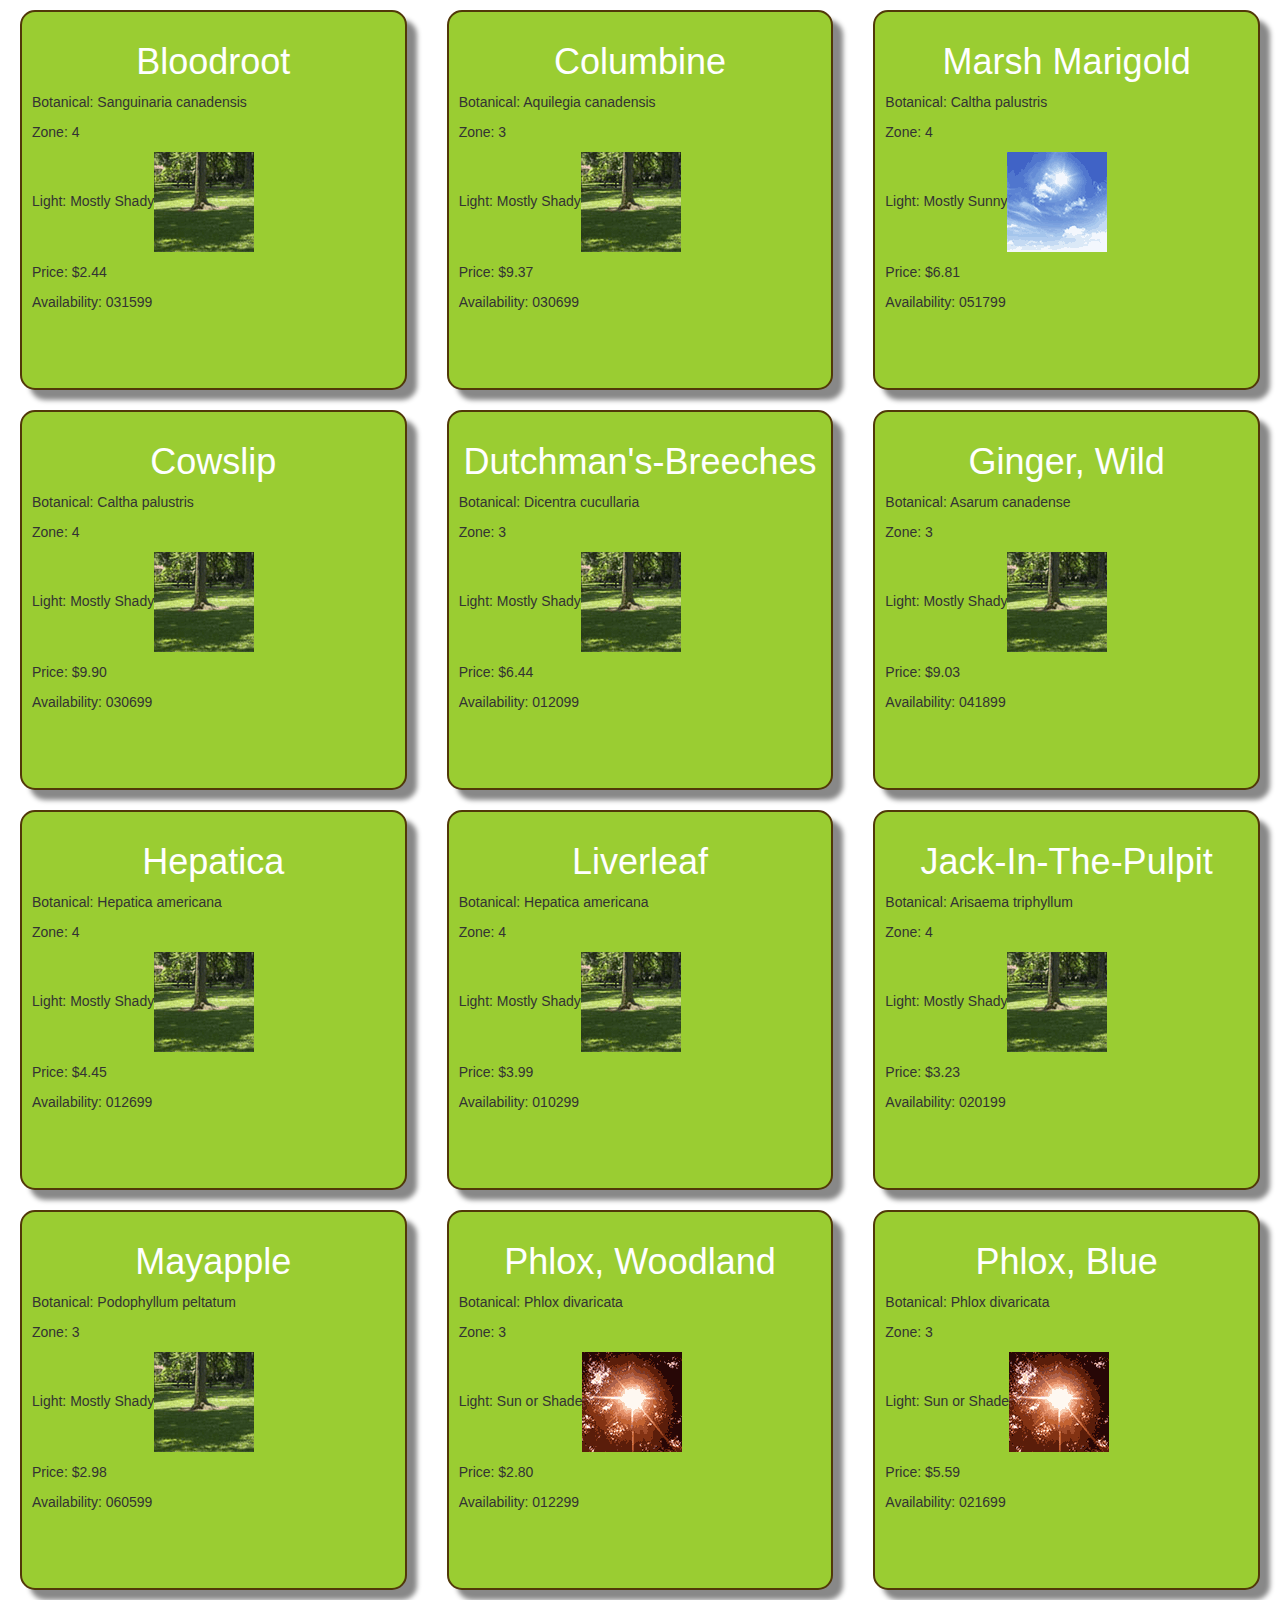
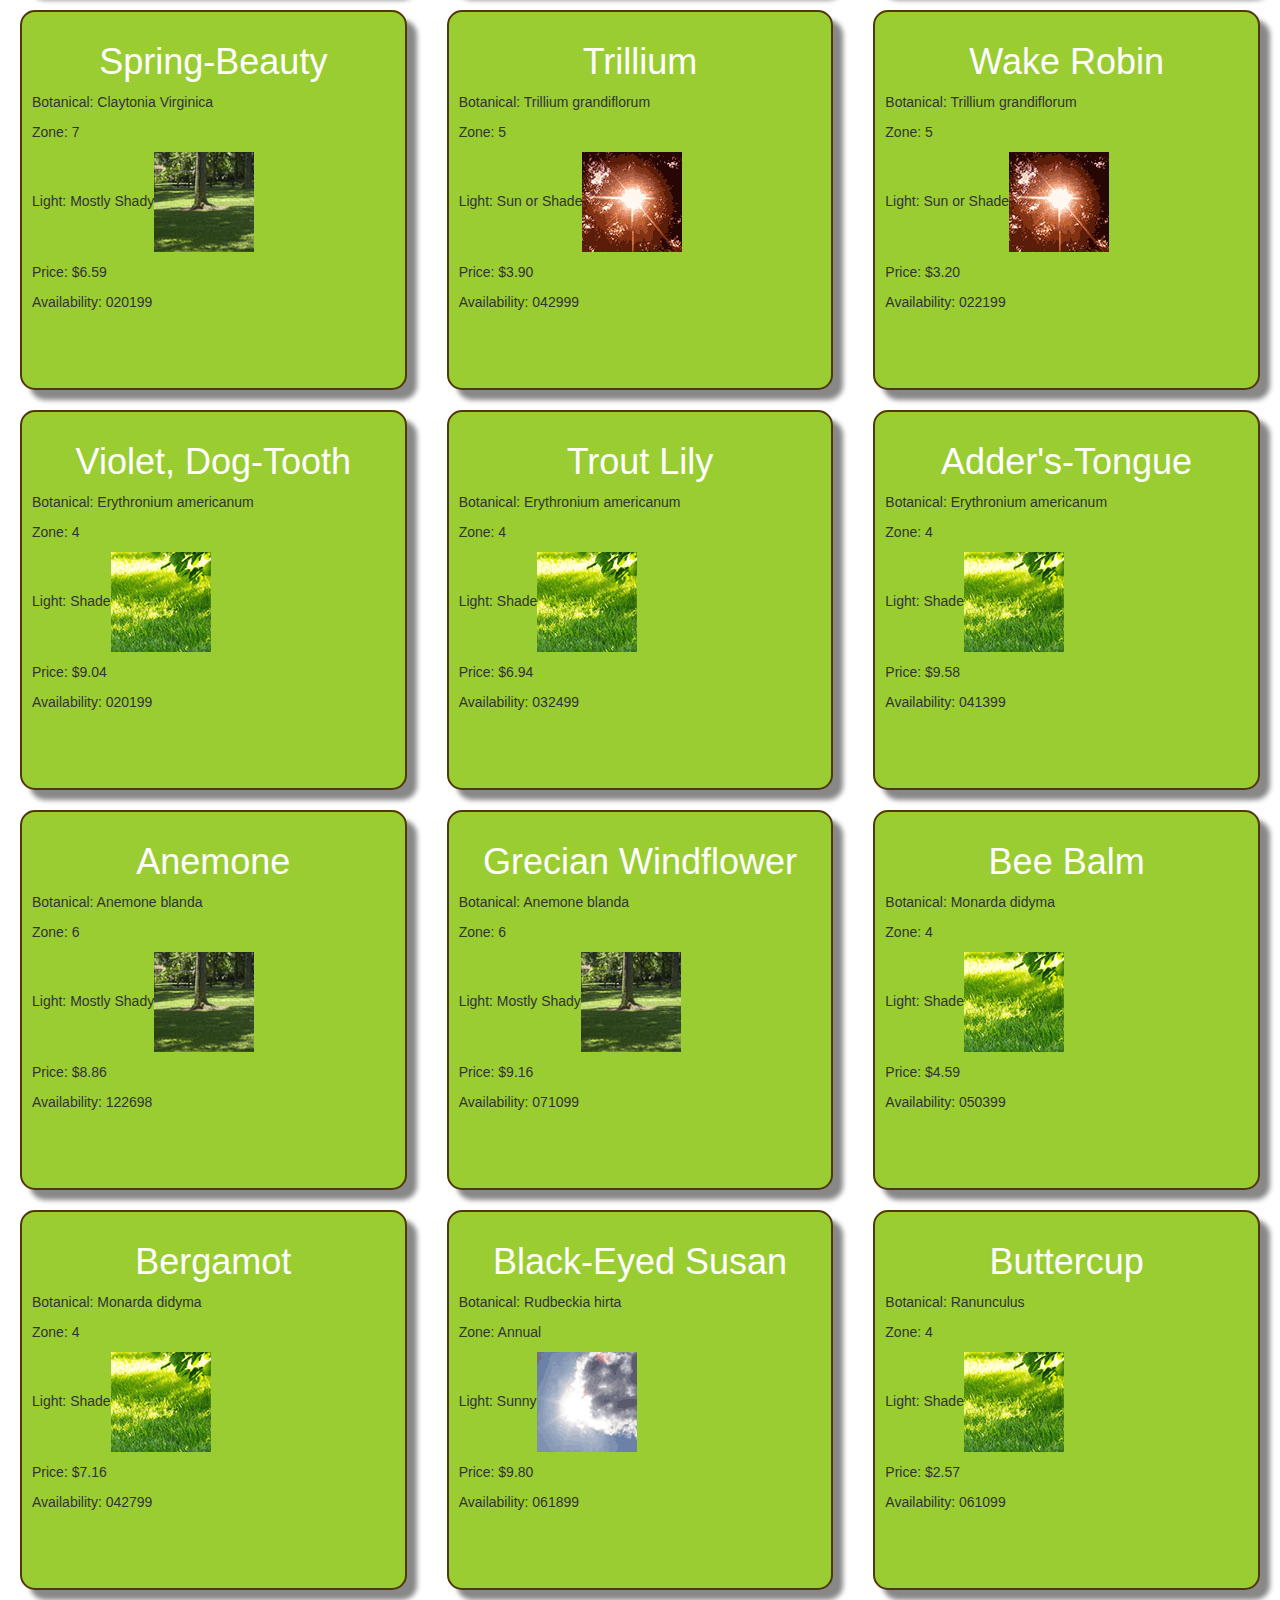
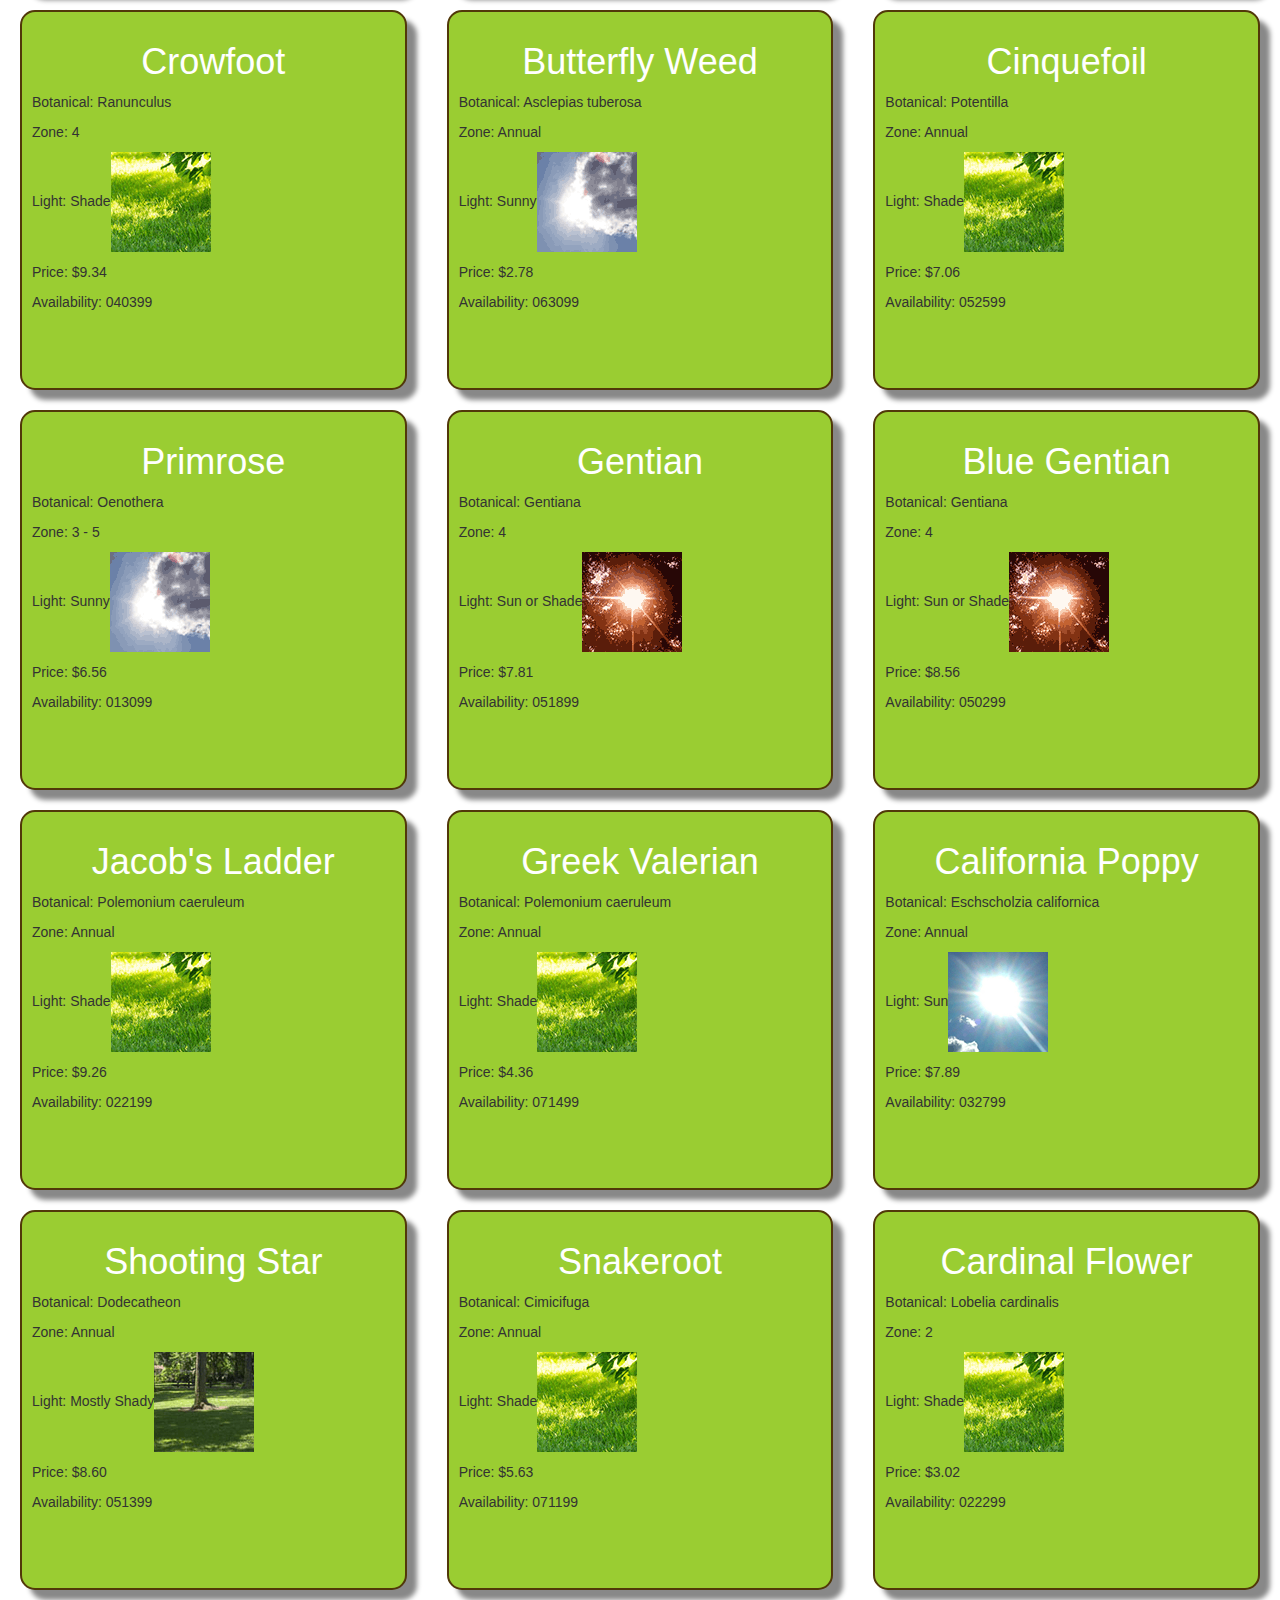
<file: project-file/project10/index.html>
<!DOCTYPE html>
<html lang="en">
	<head>
		<meta charset="utf-8">
		<meta http-equiv="X-UA-Compatible" content="IE=edge">
		<meta name="viewport" content="width=device-width, initial-scale=1">
		<title>Project 10</title>
		<link rel="stylesheet" href="./css/bootstrap.css" />
		<link rel="stylesheet" href="./css/mystyle.css" />
	</head>
	<body>
		<div id="appendToMe"></div>
		<script type="text/javascript">

			//array of light conditions and their url
			var lightArray = {
				"Mostly_Shady": "img/mostly-shady.png",
				"Mostly_Sunny": "img/mostly-sunny.png", 
				"Sun_or_Shade": "img/sun-or-shade.png",  
				"Sunny": "img/sunny.png", 
				"Shade": "img/shade.png", 
				"Sun": "img/sun.png"
			};

			//Populate plants with pictures
			function createPage(Plants) {
				var Plants = Plants['PLANT'];
				for (var plant = 0; plant < Plants.length; plant++) {
					var node = document.createElement('div');
					var mkUp =  '<div class="col-md-4"><div class="card"><h1>' 
					
						+ Plants[plant]['COMMON'] + '</h1><div> <p>Botanical: ' 
						+ Plants[plant]['BOTANICAL'] + '</p> <p>Zone: ' + Plants[plant]['ZONE'] 
						+ '</p> <p>Light: ' 
						
						+ Plants[plant]['LIGHT'] 
						+ '<img src="' + lightArray[((Plants[plant]['LIGHT']).split(' ').join('_'))] + '">'

						+'</p> <p>Price: ' 
						+ Plants[plant]['PRICE'] + '</p> <p>Availability: ' 
						+ Plants[plant]['AVAILABILITY'] +'</p> </div></div></div>';

					node.innerHTML = mkUp;

					var el = document.getElementById('appendToMe');

					el.appendChild(node);
				}
			};

			//access the json
			var xmlhttp = new XMLHttpRequest();
			var url = "plants.json";
			xmlhttp.onreadystatechange = function() {
			if (xmlhttp.readyState == 4 && xmlhttp.status == 200) {
				var myArr = JSON.parse(xmlhttp.responseText);
					createPage(myArr);
				}
			}
			xmlhttp.open("GET", url, true);
			xmlhttp.send();

		</script>
	</body>
</html>
</file>
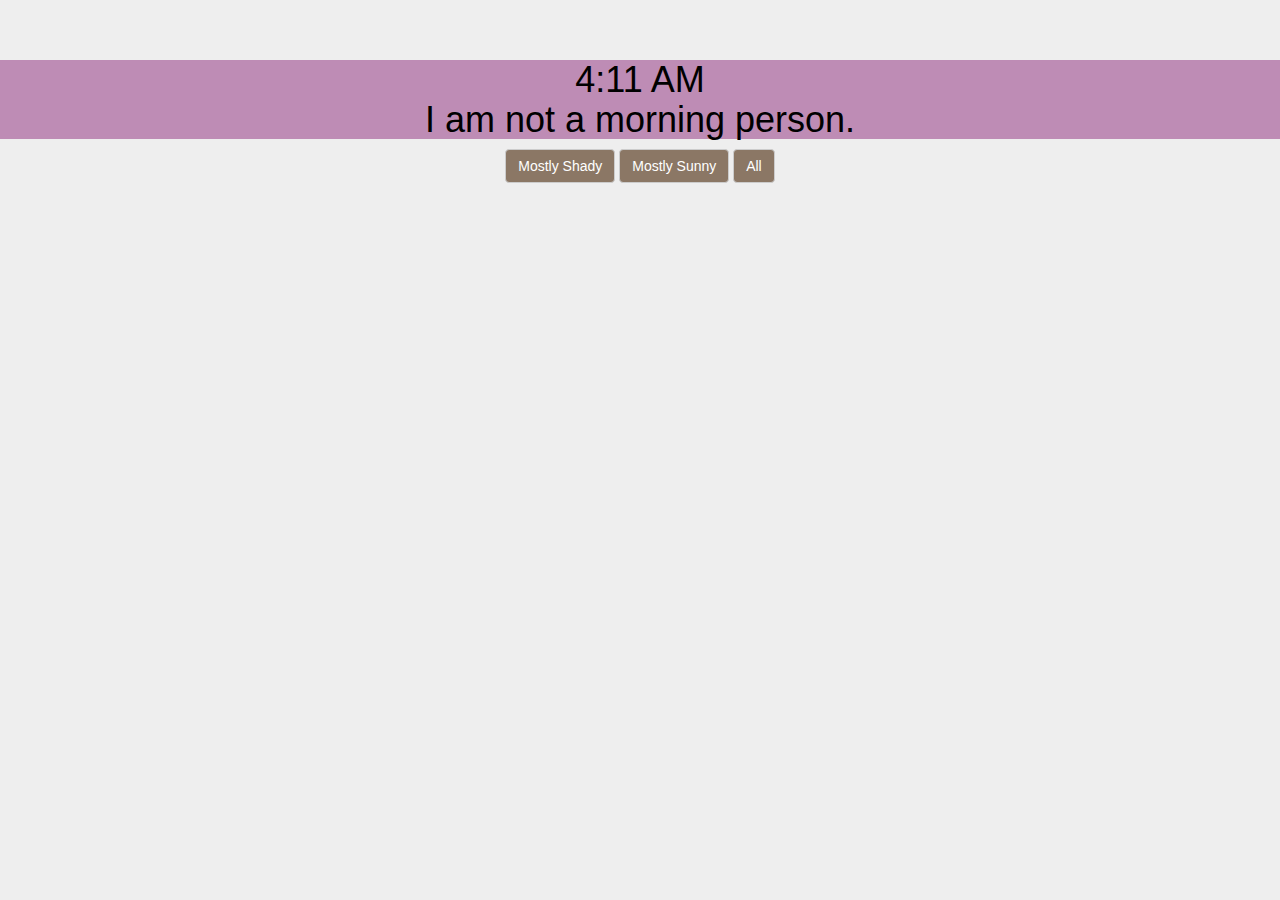
<file: project-file/project8/index.html>
<!DOCTYPE html>
<html lang="en">
	<head>
		<meta charset="utf-8">
		<meta http-equiv="X-UA-Compatible" content="IE=edge">
		<meta name="viewport" content="width=device-width, initial-scale=1">
		<title>Project 8</title>
		<link rel="stylesheet" href="./css/bootstrap.css" />
		<link rel="stylesheet" href="./css/mystyle.css" />
	</head>
	<body>
		<div class="header">
			<div id="time"></div>
			<button id="shady" type="button" class="btn btn-default">Mostly Shady</button>
			<button id="sunny" type="button" class="btn btn-default">Mostly Sunny</button>
			<button id="alldata" type="button" class="btn btn-default">All</button>
		</div>
		<div id="appendToMe"></div>
		<script type="text/javascript">

			//creates a colored banner in the header that lists the time and a message.
			function createTimeDiv() {
				var date = new Date();
				var time = date.getHours();
				var minutes = date.getMinutes();

				//puts a zero in front of a single digit minute.
				function addZero(i) {
					if (i < 10) {
						i = "0" + i;
					}
					return i;
				}
				//converts time to non-Military
				function nonMilitary(i) {
					if (i > 12) {
						return i-12;
					} else {
						return i;
					}
				}
				//adds AM or PM to the time
				function am_pm(i) {
					if (i < 12) {
						return ' AM';
					} else {
						return ' PM';
					}
				}

				//combines all of the time-formatting functions above
				function formatTime() {
					return nonMilitary(time) + ':' + addZero(minutes) + am_pm(time);
				}

				//conditional that determines the styling and message of the banner depending on the time of day
				var node = document.createElement('div');
				if (time < 10 || (time >= 23 && minutes >= 59)) {
					node.className = 'purple';
					var mkUp =  '<h1 id="day">' + formatTime() + '<br>I am not a morning person.</h1>';
				} else if (time < 18) {
					node.className = 'blue';
					var mkUp =  '<h1 id="day">' + formatTime() + '<br>It is the afternoon, time to wake up.</h1>';
				} else {
					node.className = 'black';
					var mkUp =  '<h1 id="evening">' + formatTime() + '<br>I am the night.</h1>';
				}

				//applies the styling and message to the div
				node.innerHTML = mkUp;
				var el = document.getElementById('time');
				el.appendChild(node);
			}

			//call the createTimeDiv function listed above
			createTimeDiv();

			//globally defines Plants.
			var Plants;
			function reqListener() {
				Plants = Plants || JSON.parse(this.responseText)['PLANT'];
			}

			//creates the containers for each plant that is called.
			function createCards(light) {
				if (typeof(light) === 'undefined') {
					light = 'All';
				}

				//removes all cards before calling new cards in the for loop below.
				function removeElementsByClass(className){
					var elements = document.getElementsByClassName(className);
					while(elements.length > 0){
						elements[0].parentNode.removeChild(elements[0]);
					}
				}
				removeElementsByClass('results');

				//loops through the json object to populate new cards.
				for (var plant = 0; plant < Plants.length; plant++) {
					if (Plants[plant]['LIGHT'] === light || light === 'All') {
						var node = document.createElement('div');
						node.className = 'results';
						var mkUp =  '<div class="col-md-4"><div class="card"><h1>' 
						+ Plants[plant]['COMMON'] + '</h1><div> <p>Botanical: ' 
						+ Plants[plant]['BOTANICAL'] + '</p> <p>Zone: ' + Plants[plant]['ZONE'] 
						+ '</p> <p>Light: ' + Plants[plant]['LIGHT'] +'</p> <p>Price: ' 
						+ Plants[plant]['PRICE'] + '</p> <p>Availability: ' 
						+ Plants[plant]['AVAILABILITY'] +'</p> </div></div></div>';

						node.innerHTML = mkUp;

						var el = document.getElementById('appendToMe');

						el.appendChild(node);
					}
				}
			}

			//initializes the json file.
			function init() {
				var oReq = new XMLHttpRequest();
				oReq.addEventListener("load", reqListener);
				oReq.open("GET", "plants.json");
				oReq.send();
			}

			//add event listeners for the buttons
			function addAllListeners() {
				var sunny = document.getElementById('sunny');
				var shady = document.getElementById('shady');
				var alldata = document.getElementById('alldata');

				sunny.addEventListener('click', function() {
				  createCards('Mostly Sunny');
				}, false);

				shady.addEventListener('click', function() {
				  createCards('Mostly Shady');
				}, false);

				alldata.addEventListener('click', function() {
				  createCards('All');
				}, false); 
			}

			//call the init function
			init();

			//call the addAllListeners after the page is loaded.
			setTimeout(function() {
				addAllListeners();
			}, 16);

		</script>
	</body>
</html>
</file>
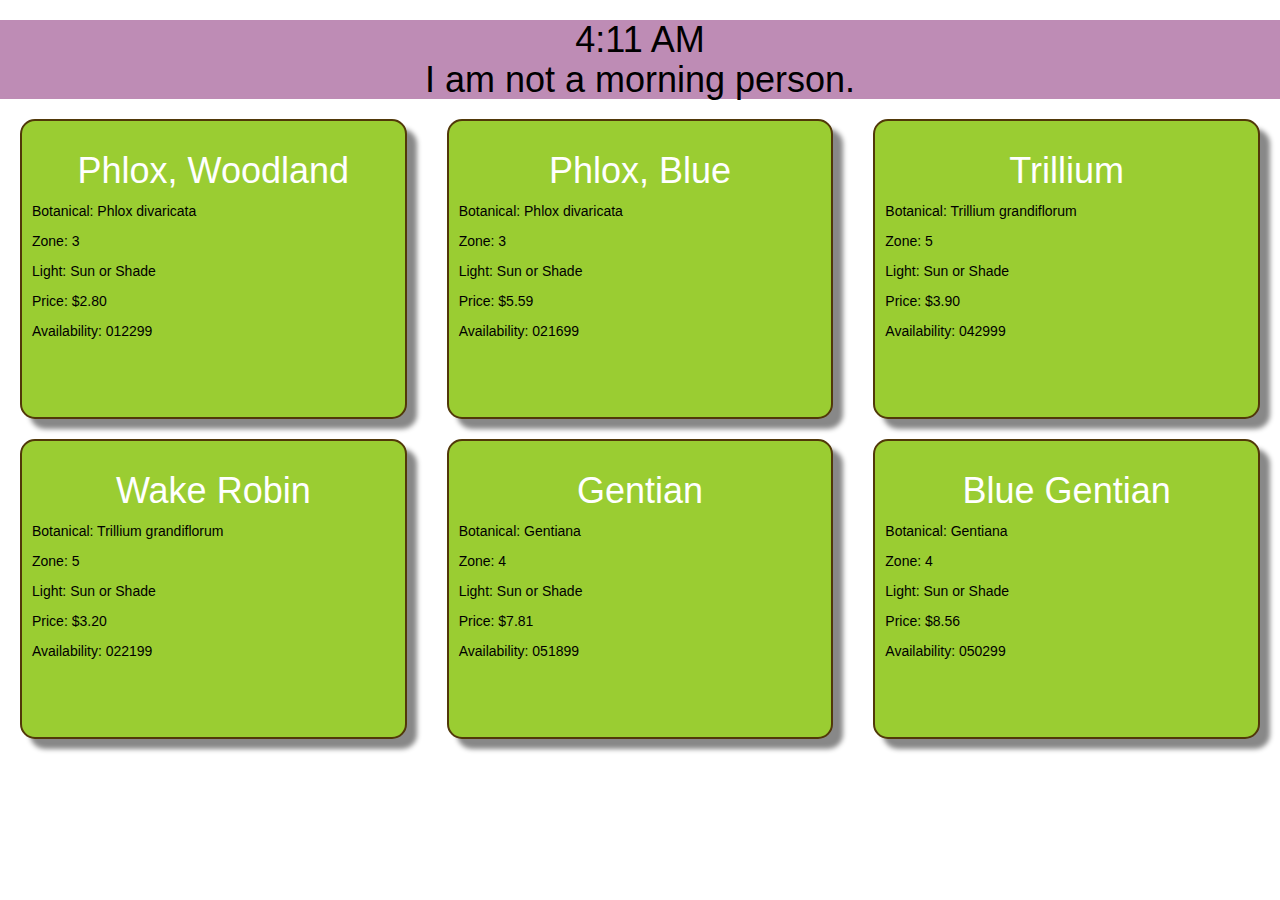
<file: project-file/project9/index.html>
<!DOCTYPE html>
<html lang="en">
	<head>
		<meta charset="utf-8">
		<meta http-equiv="X-UA-Compatible" content="IE=edge">
		<meta name="viewport" content="width=device-width, initial-scale=1">
		<title>Project 9</title>
		<link rel="stylesheet" href="./css/bootstrap.css" />
		<link rel="stylesheet" href="./css/mystyle.css" />
	</head>
	<body>
		<div id="container"></div>
		<script type="text/javascript">

			//creates the page which includes time of day, a message, and cards with plants and their descriptions
			function createPage(Plants) {
				var Plants = Plants['PLANT'];
				var date = new Date();
				var time = date.getHours();
				var minutes = date.getMinutes();

				//puts a zero in front of a single digit minute.
				function addZero(i) {
					if (i < 10) {
						i = "0" + i;
					}
					return i;
				}
				//converts time to non-Military
				function nonMilitary(i) {
					if (i > 12) {
						return i-12;
					} else {
						return i;
					}
				}
				//adds AM or PM to the time
				function am_pm(i) {
					if (i < 12) {
						return ' AM';
					} else {
						return ' PM';
					}
				}

				function createCard(plant){
					var frame = document.createElement('div');
						frame.className = 'col-md-4';
					var card = document.createElement('div');
						card.className = 'card';
							
						card.innerHTML =  '<h1>'
						+ Plants[plant]['COMMON'] + '</h1><div> <p>Botanical: ' 
						+ Plants[plant]['BOTANICAL'] + '</p> <p>Zone: ' + Plants[plant]['ZONE'] 
						+ '</p> <p>Light: ' + Plants[plant]['LIGHT'] +'</p> <p>Price: ' 
						+ Plants[plant]['PRICE'] + '</p> <p>Availability: ' 
						+ Plants[plant]['AVAILABILITY'] +'</p> </div>';

						frame.appendChild(card);
						body.appendChild(frame);
				}

				//combines all of the time-formatting functions above
				function formatTime() {
					return nonMilitary(time) + ':' + addZero(minutes) + am_pm(time);
				}

				//declared variables to be used in the for loop below
				var container = document.getElementById('container');
				var body = document.createElement('div');

				//if it's the morning(or 11:59PM), plants with node <LIGHT>'Sun or Shade' will generate
				if (time < 10 || (time >= 23 && minutes >= 59)) {

					container.className = 'morning';
					body.innerHTML = '<h1>' + formatTime() + '<br>I am not a morning person.</h1>';

					for (var plant = 0; plant < Plants.length; plant++) {
						if (Plants[plant]['LIGHT'] === 'Sun or Shade') {
							createCard(plant);
						}
					}
					container.appendChild(body);

				//if it's after 10 AM or before 6 PM, plants with node <LIGHT>'Shade' will generate
				} else if (time < 18) {
					container.className = 'day';
					body.className = 'day';
					body.innerHTML = '<h1>' + formatTime() + '<br>It is the afternoon, time to wake up.</h1>';

					for (var plant = 0; plant < Plants.length; plant++) {
						if (Plants[plant]['LIGHT'] === 'Shade') {
							createCard(plant);
						}
					}
					container.appendChild(body);

				//if it's after 6 PM or before 11:59 PM, plants with node <LIGHT>'Mostly Shady' will generate
				} else {
					container.className = 'night';
					body.innerHTML = '<h1>' + formatTime() + '<br>I am the night.</h1>';

					for (var plant = 0; plant < Plants.length; plant++) {
						if (Plants[plant]['LIGHT'] === 'Mostly Shady') {
							createCard(plant);
						}
					}
					container.appendChild(body);
				}
			}

			//access the json
			var xmlhttp = new XMLHttpRequest();
			var url = "plants.json";
			xmlhttp.onreadystatechange = function() {
			if (xmlhttp.readyState == 4 && xmlhttp.status == 200) {
				var myArr = JSON.parse(xmlhttp.responseText);
					createPage(myArr);
				}
			}
			xmlhttp.open("GET", url, true);
			xmlhttp.send();

		</script>
	</body>
</html>
</file>
<file: project-file/project10/css/mystyle.css>
.card {
	border: 2px solid #513809;
	margin: 10px 5px 10px 5px;
	border-radius: 15px;
	min-height: 380px;
	box-shadow: 10px 10px 5px #888888;
	padding: 10px 10px 10px 10px;
	background-color: #9ACD32;
}
.card h1 {
	color: white;
}
.morning {
	background-color: #BE8CB5;
	color: black;
}
.day {
	background-color: #7F7FFF;
	color: black;
}
.night {
	background-color: #000000;
	color: white;
}
h1 {
	text-align: center;
}
p {
	text-align: left;
}
</file>
<file: project-file/project8/css/mystyle.css>
.card {
	border: 2px solid #513809;
	margin: 10px 5px 10px 5px;
	border-radius: 15px;
	min-height: 300px;
	box-shadow: 10px 10px 5px #888888;
	padding: 10px 10px 10px 10px;
	background-color: #9ACD32;
}
.header {
	margin:0 auto;
	margin-top: 60px;
	text-align: center;
}
.btn {
	background-color: #8B7765;
	color: white;
}
.purple {
	background-color: #BE8CB5;
}
.blue {
	background-color: #7F7FFF;
}
.black {
	background-color: #000000;
}
#day {
	color: black;
}
#evening {
	color: white;
}
body {
	background-color: #eee;
}
h1 {
	color: white;
	text-align: center;
}
h4 {
	text-align: right;
}
p {
	text-align: left;
}
</file>
<file: project-file/project9/css/mystyle.css>
.card {
	border: 2px solid #513809;
	margin: 10px 5px 10px 5px;
	border-radius: 15px;
	min-height: 300px;
	box-shadow: 10px 10px 5px #888888;
	padding: 10px 10px 10px 10px;
	background-color: #9ACD32;
}
.card h1 {
	color: white;
}
.morning {
	background-color: #BE8CB5;
	color: black;
}
.day {
	background-color: #7F7FFF;
	color: black;
}
.night {
	background-color: #000000;
	color: white;
}
h1 {
	text-align: center;
}
p {
	text-align: left;
}
</file>
